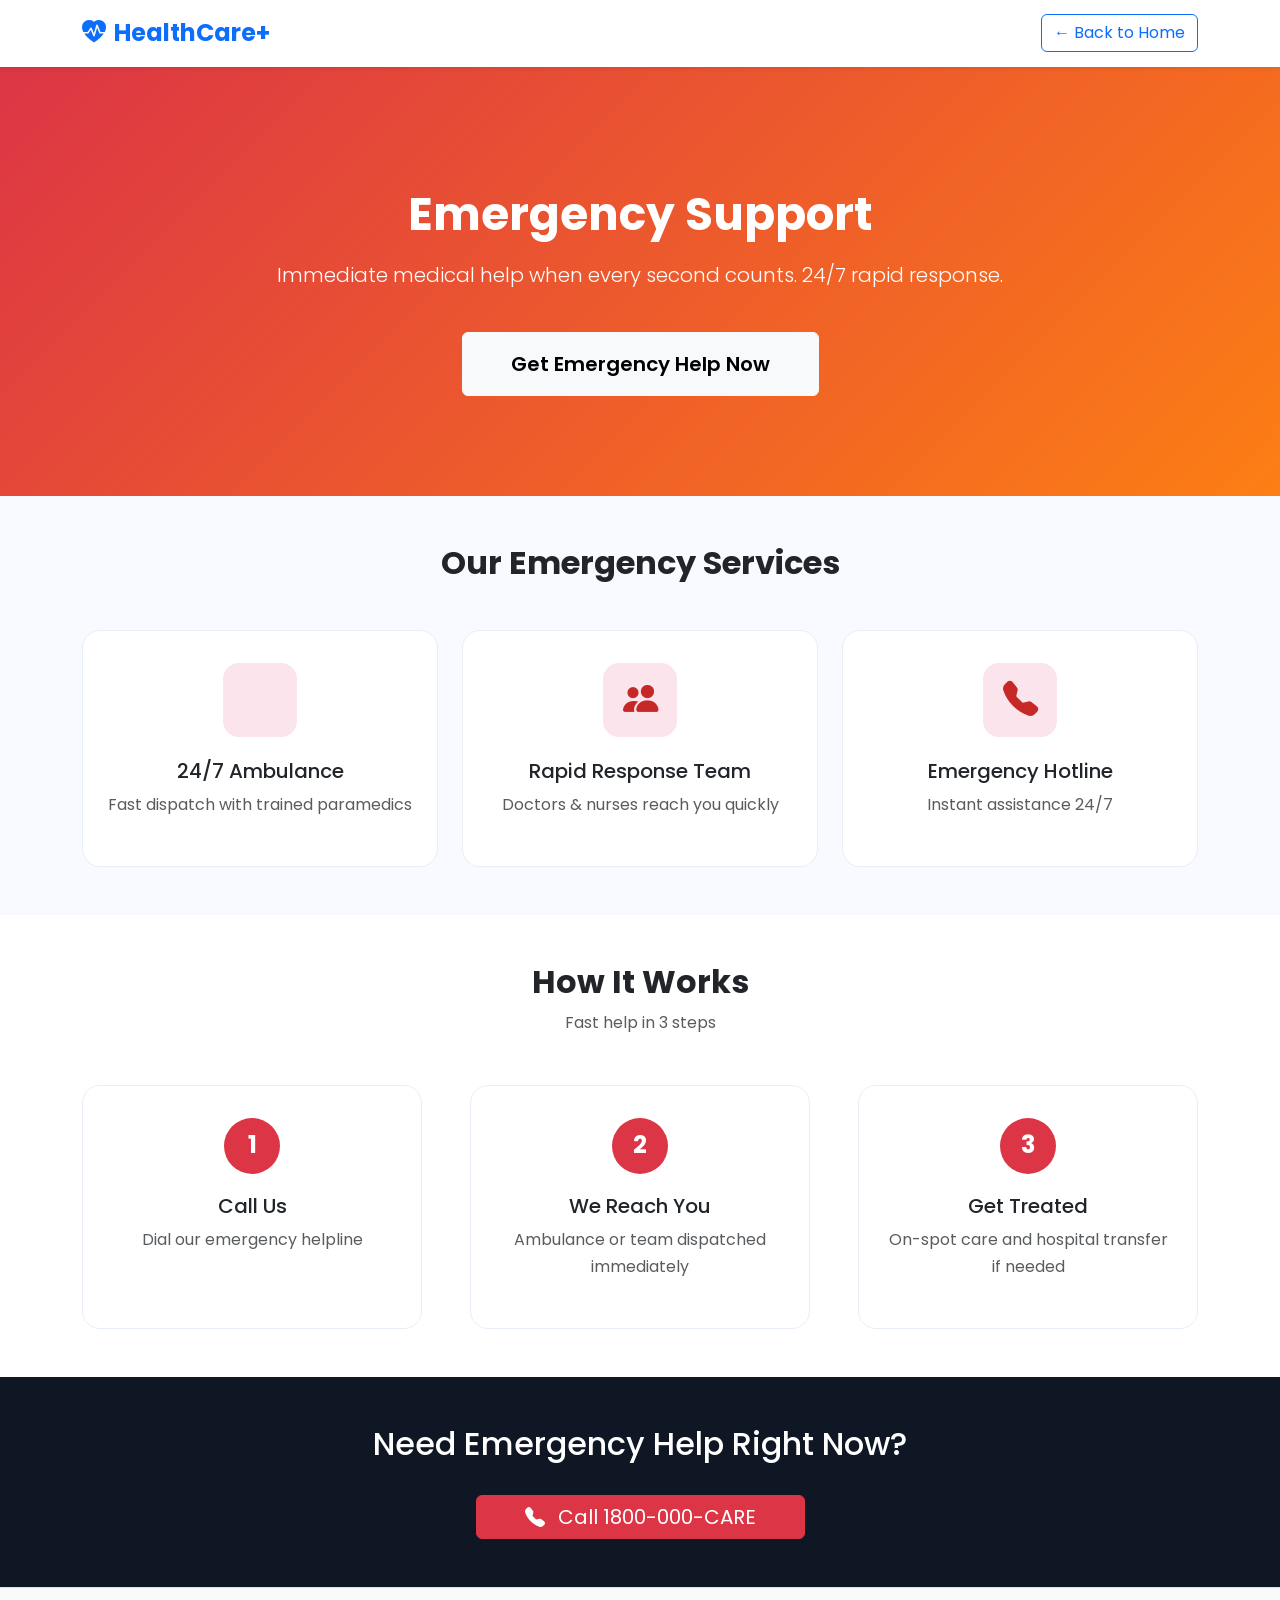
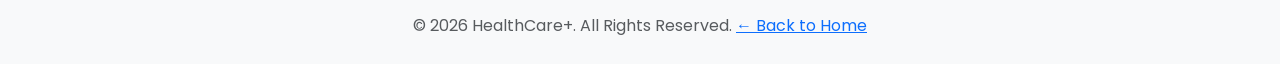
<file: html_files/emergency.html>
<!DOCTYPE html>
<html lang="en">
<head>
  <meta charset="UTF-8">
  <meta name="viewport" content="width=device-width, initial-scale=1">
  <title>Emergency Support | HealthCare+</title>
  <link href="https://fonts.googleapis.com/css2?family=Poppins:wght@300;400;500;600;700&display=swap" rel="stylesheet">
  <link href="https://cdn.jsdelivr.net/npm/bootstrap@5.3.0/dist/css/bootstrap.min.css" rel="stylesheet">
  <link href="https://cdn.jsdelivr.net/npm/bootstrap-icons@1.10.5/font/bootstrap-icons.css" rel="stylesheet">
  <link rel="stylesheet" href="../css/emergency.css">
</head>
<body>

<nav class="navbar navbar-expand-lg bg-white shadow-sm sticky-top">
  <div class="container">
    <a class="navbar-brand fw-bold text-primary fs-4" href="index.html"><i class="bi bi-heart-pulse-fill me-2"></i>HealthCare+</a>
    <a href="index.html" class="btn btn-outline-primary">← Back to Home</a>
  </div>
</nav>

<section class="hero text-center">
  <div class="container">
    <h1>Emergency Support</h1>
    <p class="lead mt-3">Immediate medical help when every second counts. 24/7 rapid response.</p>
    <a href="#book" class="btn btn-light fw-semibold mt-4 px-5 py-3 fs-5">Get Emergency Help Now</a>
  </div>
</section>

<section class="py-5" style="background: var(--light-bg);">
  <div class="container">
    <div class="text-center mb-5"><h2 class="fw-bold">Our Emergency Services</h2></div>
    <div class="row g-4">
      <div class="col-md-4"><div class="feature-card"><div class="feature-icon"><i class="bi bi-ambulance"></i></div><h5>24/7 Ambulance</h5><p class="text-muted">Fast dispatch with trained paramedics</p></div></div>
      <div class="col-md-4"><div class="feature-card"><div class="feature-icon"><i class="bi bi-people-fill"></i></div><h5>Rapid Response Team</h5><p class="text-muted">Doctors & nurses reach you quickly</p></div></div>
      <div class="col-md-4"><div class="feature-card"><div class="feature-icon"><i class="bi bi-telephone-fill"></i></div><h5>Emergency Hotline</h5><p class="text-muted">Instant assistance 24/7</p></div></div>
    </div>
  </div>
</section>

<!-- How It Works -->
<section class="py-5">
  <div class="container">
    <div class="text-center mb-5"><h2 class="fw-bold">How It Works</h2><p class="text-muted">Fast help in 3 steps</p></div>
    <div class="row g-5 text-center">
      <div class="col-md-4"><div class="how-card"><div style="width:56px;height:56px;background:#dc3545;color:white;border-radius:50%;display:flex;align-items:center;justify-content:center;font-weight:700;font-size:1.5rem;margin:0 auto 20px;">1</div><h5>Call Us</h5><p class="text-muted">Dial our emergency helpline</p></div></div>
      <div class="col-md-4"><div class="how-card"><div style="width:56px;height:56px;background:#dc3545;color:white;border-radius:50%;display:flex;align-items:center;justify-content:center;font-weight:700;font-size:1.5rem;margin:0 auto 20px;">2</div><h5>We Reach You</h5><p class="text-muted">Ambulance or team dispatched immediately</p></div></div>
      <div class="col-md-4"><div class="how-card"><div style="width:56px;height:56px;background:#dc3545;color:white;border-radius:50%;display:flex;align-items:center;justify-content:center;font-weight:700;font-size:1.5rem;margin:0 auto 20px;">3</div><h5>Get Treated</h5><p class="text-muted">On-spot care and hospital transfer if needed</p></div></div>
    </div>
  </div>
</section>

<section id="book" class="py-5 text-center" style="background:var(--dark);color:white;">
  <div class="container">
    <h2>Need Emergency Help Right Now?</h2>
    <a href="tel:1800000CARE" class="btn btn-danger btn-custom mt-4 fs-5 px-5"><i class="bi bi-telephone-fill me-2"></i> Call 1800-000-CARE</a>
  </div>
</section>

<footer class="bg-light py-4 text-center border-top">
  <div class="container">
    <p class="mb-0 text-muted">© 2026 HealthCare+. All Rights Reserved. <a href="index.html" class="text-primary">← Back to Home</a></p>
  </div>
</footer>

<script src="https://cdn.jsdelivr.net/npm/bootstrap@5.3.0/dist/js/bootstrap.bundle.min.js"></script>

  <script src="../js/emergency.js"></script>
</body>
</html>
</file>
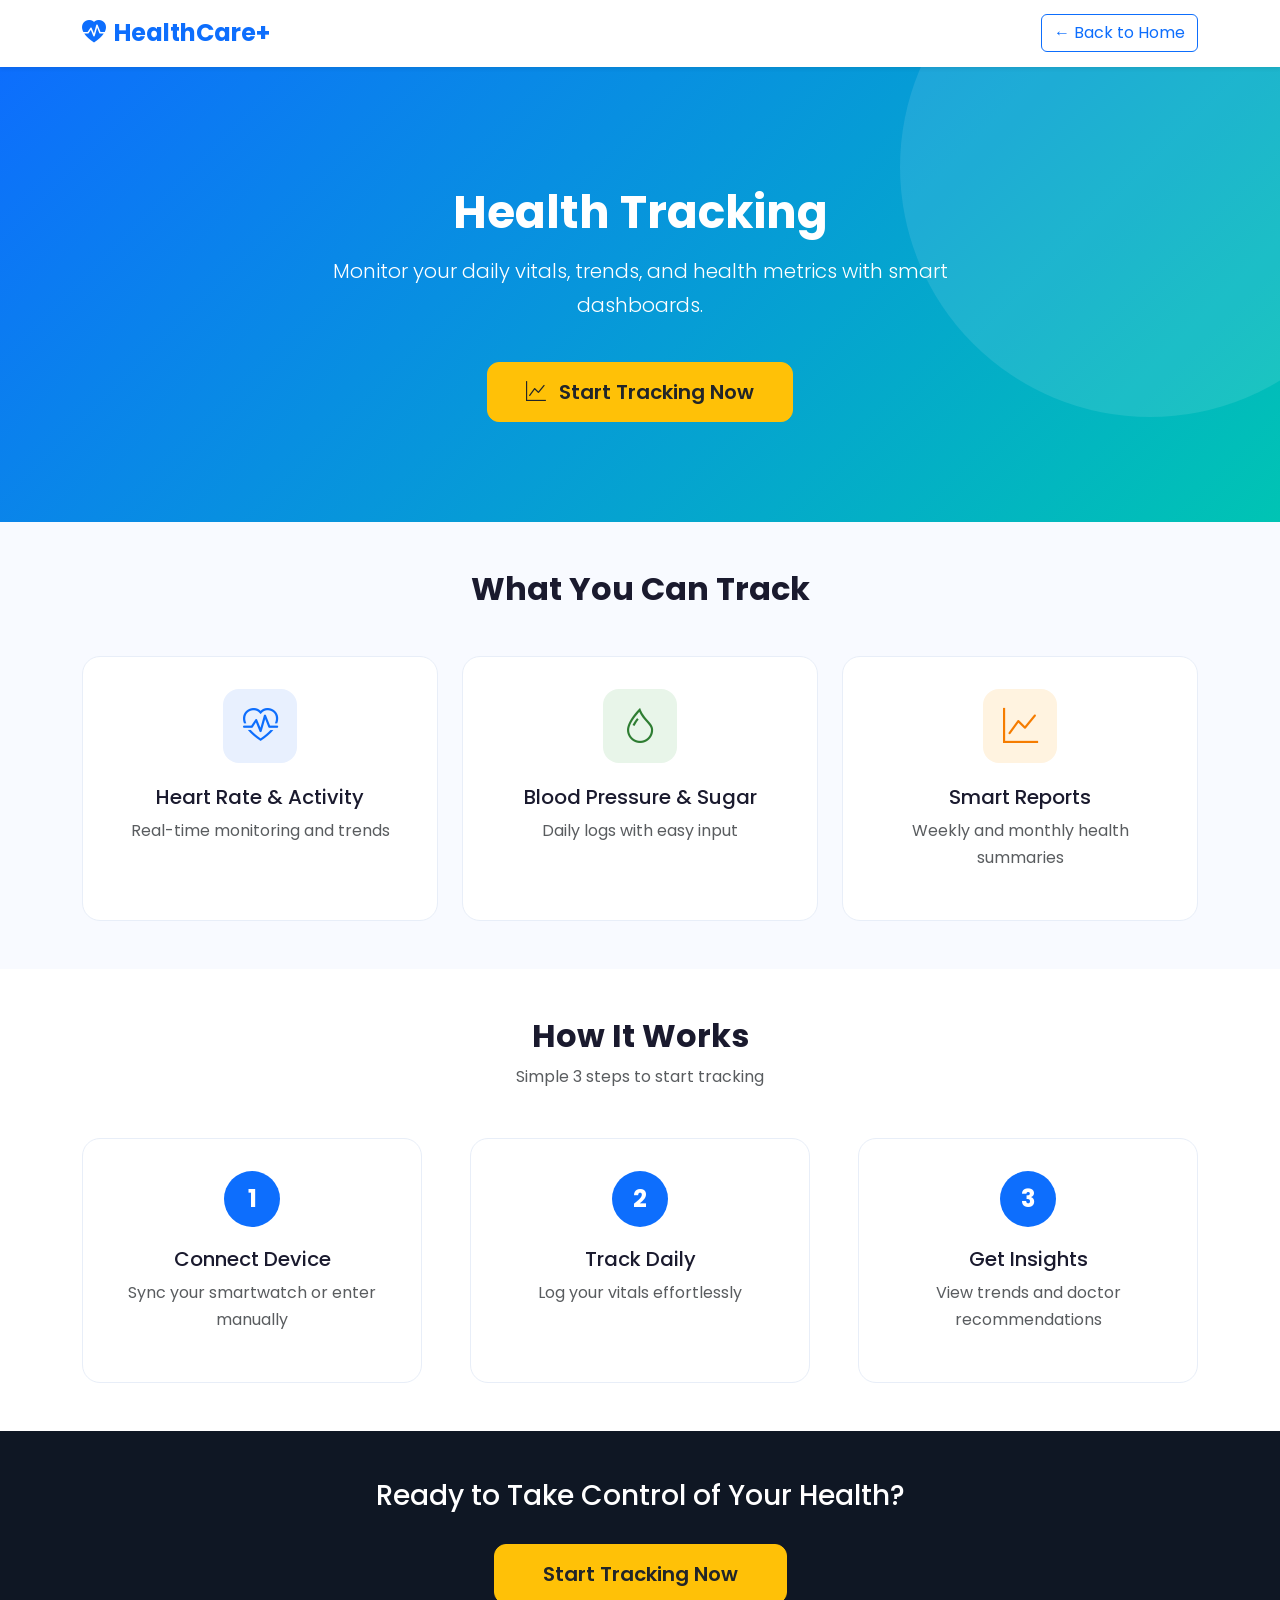
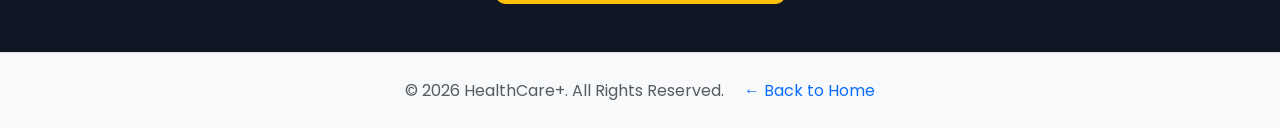
<file: html_files/health-tracking.html>
<!DOCTYPE html>
<html lang="en">
<head>
  <meta charset="UTF-8">
  <meta name="viewport" content="width=device-width, initial-scale=1">
  <title>Health Tracking | HealthCare+</title>
  <link href="https://fonts.googleapis.com/css2?family=Poppins:wght@300;400;500;600;700&display=swap" rel="stylesheet">
  <link href="https://cdn.jsdelivr.net/npm/bootstrap@5.3.0/dist/css/bootstrap.min.css" rel="stylesheet">
  <link href="https://cdn.jsdelivr.net/npm/bootstrap-icons@1.10.5/font/bootstrap-icons.css" rel="stylesheet">
  <link rel="stylesheet" href="../css/health-tracking.css">
</head>
<body>

<!-- Navbar -->
<nav class="navbar navbar-expand-lg bg-white shadow-sm sticky-top">
  <div class="container">
    <a class="navbar-brand fw-bold text-primary fs-4" href="index.html">
      <i class="bi bi-heart-pulse-fill me-2"></i>HealthCare+
    </a>
    <a href="index.html" class="btn btn-outline-primary">← Back to Home</a>
  </div>
</nav>

<!-- Hero -->
<section class="hero text-center">
  <div class="container">
    <h1>Health Tracking</h1>
    <p class="lead col-lg-8 mx-auto mt-3">
      Monitor your daily vitals, trends, and health metrics with smart dashboards.
    </p>
    <button onclick="showTrackingModal()" class="btn btn-warning text-dark btn-custom mt-4 fs-5">
      <i class="bi bi-graph-up me-2"></i> Start Tracking Now
    </button>
  </div>
</section>

<!-- Features -->
<section class="py-5" style="background: var(--light-bg);">
  <div class="container">
    <div class="text-center mb-5"><h2 class="fw-bold">What You Can Track</h2></div>
    <div class="row g-4">
      <div class="col-md-4">
        <div class="feature-card">
          <div class="feature-icon" style="background:#e8f0fe; color:var(--primary);">
            <i class="bi bi-heart-pulse"></i>
          </div>
          <h5>Heart Rate & Activity</h5>
          <p class="text-muted">Real-time monitoring and trends</p>
        </div>
      </div>
      <div class="col-md-4">
        <div class="feature-card">
          <div class="feature-icon" style="background:#e8f5e9; color:#2e7d32;">
            <i class="bi bi-droplet"></i>
          </div>
          <h5>Blood Pressure & Sugar</h5>
          <p class="text-muted">Daily logs with easy input</p>
        </div>
      </div>
      <div class="col-md-4">
        <div class="feature-card">
          <div class="feature-icon" style="background:#fff3e0; color:#f57c00;">
            <i class="bi bi-graph-up"></i>
          </div>
          <h5>Smart Reports</h5>
          <p class="text-muted">Weekly and monthly health summaries</p>
        </div>
      </div>
    </div>
  </div>
</section>

<!-- How It Works -->
<section class="py-5">
  <div class="container">
    <div class="text-center mb-5">
      <h2 class="fw-bold">How It Works</h2>
      <p class="text-muted">Simple 3 steps to start tracking</p>
    </div>
    <div class="row g-5 text-center">
      <div class="col-md-4">
        <div class="how-card">
          <div style="width:56px;height:56px;background:var(--primary);color:white;border-radius:50%;display:flex;align-items:center;justify-content:center;font-weight:700;font-size:1.5rem;margin:0 auto 20px;">1</div>
          <h5>Connect Device</h5>
          <p class="text-muted">Sync your smartwatch or enter manually</p>
        </div>
      </div>
      <div class="col-md-4">
        <div class="how-card">
          <div style="width:56px;height:56px;background:var(--primary);color:white;border-radius:50%;display:flex;align-items:center;justify-content:center;font-weight:700;font-size:1.5rem;margin:0 auto 20px;">2</div>
          <h5>Track Daily</h5>
          <p class="text-muted">Log your vitals effortlessly</p>
        </div>
      </div>
      <div class="col-md-4">
        <div class="how-card">
          <div style="width:56px;height:56px;background:var(--primary);color:white;border-radius:50%;display:flex;align-items:center;justify-content:center;font-weight:700;font-size:1.5rem;margin:0 auto 20px;">3</div>
          <h5>Get Insights</h5>
          <p class="text-muted">View trends and doctor recommendations</p>
        </div>
      </div>
    </div>
  </div>
</section>

<!-- Final CTA -->
<section class="py-5 text-center" style="background: var(--dark); color: white;">
  <div class="container">
    <h3>Ready to Take Control of Your Health?</h3>
    <button onclick="showTrackingModal()" class="btn btn-warning text-dark btn-custom mt-4 fs-5 px-5">
      Start Tracking Now
    </button>
  </div>
</section>

<footer class="bg-light py-4 text-center border-top">
  <div class="container">
    <p class="mb-0 text-muted">
      © 2026 HealthCare+. All Rights Reserved.
      <a href="index.html" class="text-primary text-decoration-none ms-3">← Back to Home</a>
    </p>
  </div>
</footer>

<!-- Tracking Setup Modal -->
<div class="modal fade" id="trackingModal" tabindex="-1">
  <div class="modal-dialog modal-dialog-centered modal-lg modal-dialog-scrollable">
    <div class="modal-content">
      <div class="modal-header">
        <h5 class="modal-title fw-bold">Let's Set Up Your Health Tracking</h5>
        <button type="button" class="btn-close" data-bs-dismiss="modal"></button>
      </div>
      <div class="modal-body">
        <form id="trackingForm" novalidate>
          <div class="row g-4">
            <div class="row g-4">
              <div class="col-md-4">
                <label class="form-label fw-medium">Full Name</label>
                <input type="text" id="userName" class="form-control" placeholder="Enter your name" required>
                <div class="invalid-feedback">Please enter your name.</div>
              </div>
              <div class="col-md-4">
                <label class="form-label fw-medium">Phone Number</label>
                <input type="tel" id="userPhone" class="form-control" placeholder="+91 9876543210" pattern="[0-9+\s\-]{10,14}" required>
                <div class="invalid-feedback">Please enter a valid phone number.</div>
              </div>
              <div class="col-md-4">
                <label class="form-label fw-medium">Email Address</label>
                <input type="email" id="trackingEmail" class="form-control" placeholder="your@email.com" required>
                <div class="invalid-feedback">Please enter a valid email.</div>
              </div>
            </div>

            <div class="col-12">
              <label class="form-label fw-medium">What are you concerned about?</label>
              <div class="d-flex flex-wrap gap-2">
                <div class="form-check form-check-inline"><input class="form-check-input" type="checkbox" id="concern1"><label class="form-check-label" for="concern1">High Blood Pressure</label></div>
                <div class="form-check form-check-inline"><input class="form-check-input" type="checkbox" id="concern2"><label class="form-check-label" for="concern2">High Blood Sugar</label></div>
                <div class="form-check form-check-inline"><input class="form-check-input" type="checkbox" id="concern3"><label class="form-check-label" for="concern3">Irregular Heart Rate</label></div>
                <div class="form-check form-check-inline"><input class="form-check-input" type="checkbox" id="concern4"><label class="form-check-label" for="concern4">Low Energy / Fatigue</label></div>
                <div class="form-check form-check-inline"><input class="form-check-input" type="checkbox" id="concern5"><label class="form-check-label" for="concern5">Weight Management</label></div>
                <div class="form-check form-check-inline"><input class="form-check-input" type="checkbox" id="concern6"><label class="form-check-label" for="concern6">Other</label></div>
              </div>
            </div>

            <div class="col-12">
              <label class="form-label fw-medium">What would you like to track regularly?</label>
              <div class="d-flex flex-wrap gap-2">
                <div class="form-check form-check-inline"><input class="form-check-input" type="checkbox" id="track1" checked><label class="form-check-label" for="track1">Blood Pressure</label></div>
                <div class="form-check form-check-inline"><input class="form-check-input" type="checkbox" id="track2" checked><label class="form-check-label" for="track2">Blood Sugar</label></div>
                <div class="form-check form-check-inline"><input class="form-check-input" type="checkbox" id="track3" checked><label class="form-check-label" for="track3">Heart Rate</label></div>
                <div class="form-check form-check-inline"><input class="form-check-input" type="checkbox" id="track4"><label class="form-check-label" for="track4">Weight</label></div>
                <div class="form-check form-check-inline"><input class="form-check-input" type="checkbox" id="track5"><label class="form-check-label" for="track5">Sleep / Activity</label></div>
              </div>
            </div>

            <div class="col-12">
              <label class="form-label fw-medium">What is your main goal?</label>
              <select id="trackingGoal" class="form-control" required>
                <option value="">Select your goal</option>
                <option>Better control of Blood Pressure</option>
                <option>Manage Blood Sugar levels</option>
                <option>Improve Heart Health</option>
                <option>Lose / Maintain Weight</option>
                <option>Increase daily energy levels</option>
                <option>General wellness monitoring</option>
              </select>
              <div class="invalid-feedback">Please select a goal.</div>
            </div>

            <div class="col-md-6">
              <label class="form-label fw-medium">How often would you like to track?</label>
              <select class="form-control">
                <option>Daily</option>
                <option>Twice a week</option>
                <option>Once a week</option>
                <option>As needed</option>
              </select>
            </div>
          </div>

          <div class="text-center mt-5">
            <button type="submit" class="btn btn-primary btn-custom px-5 fs-5">
              Start My Health Tracking
            </button>
          </div>
        </form>
      </div>
    </div>
  </div>
</div>

<!-- Modern Toast -->
<div class="hc-toast" id="hcToast">
  <div class="toast-progress tracking-bar" id="toastProgress"></div>
  <div class="toast-inner">
    <div class="toast-header-row">
      <span class="toast-badge tracking" id="tBadge">
        <span class="badge-dot"></span>
        Tracking Activated
      </span>
      <button class="toast-close" onclick="hideToast()">×</button>
    </div>

    <div class="toast-title" id="tTitle">Setup Complete!</div>
    <div class="toast-subtitle" id="tSubtitle">Your health tracking is now active.</div>

    <div class="toast-grid">
      <div class="t-cell span2">
        <div class="t-label">Patient</div>
        <div class="t-value" id="tName">—</div>
      </div>
      <div class="t-cell span2">
        <div class="t-label">Main Goal</div>
        <div class="t-value" id="tGoal">—</div>
      </div>
    </div>

    <div class="toast-divider"></div>

    <div class="toast-footer">
      <div class="toast-sent">
        <div class="sent-icon" style="background:#e8f0fe; color:#1a56db; width:30px;height:30px;border-radius:9px;display:flex;align-items:center;justify-content:center;">
          <i class="bi bi-envelope-fill"></i>
        </div>
        <span id="tSentTo">Dashboard link and instructions sent to your email</span>
      </div>
    </div>
  </div>
</div>

<script src="https://cdn.jsdelivr.net/npm/bootstrap@5.3.0/dist/js/bootstrap.bundle.min.js"></script>

  <script src="../js/health-tracking.js"></script>
</body>
</html>
</file>
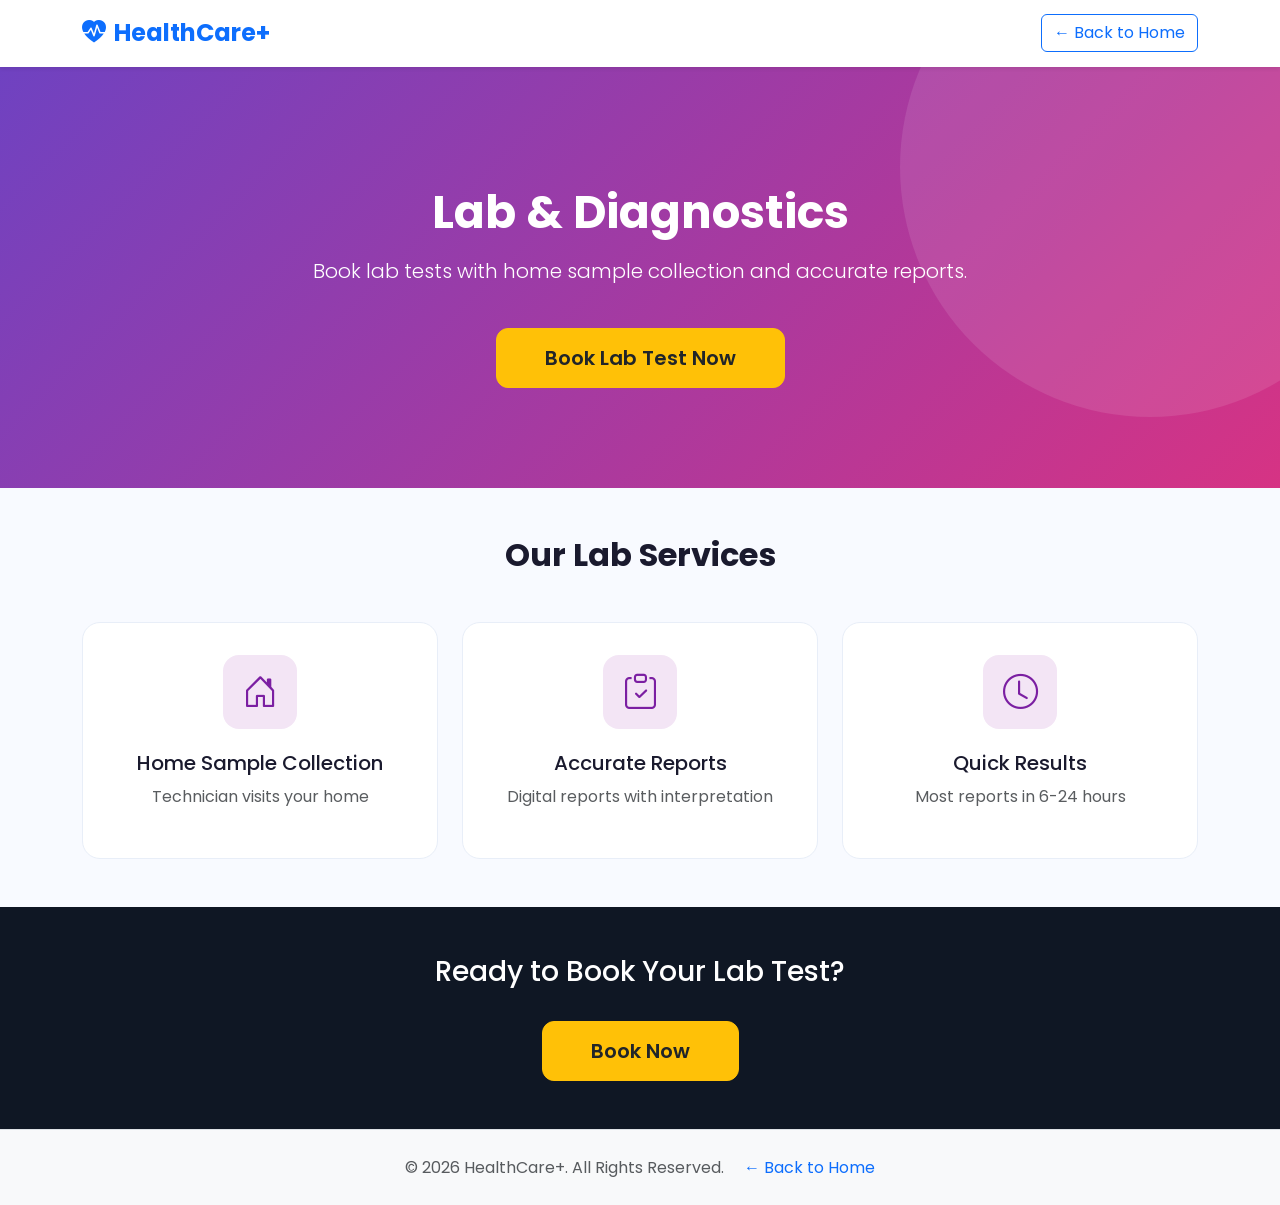
<file: html_files/lab.html>
<!DOCTYPE html>
<html lang="en">
<head>
  <meta charset="UTF-8">
  <meta name="viewport" content="width=device-width, initial-scale=1">
  <title>Lab & Diagnostics | HealthCare+</title>

  <link href="https://fonts.googleapis.com/css2?family=Poppins:wght@300;400;500;600;700&display=swap" rel="stylesheet">
  <link href="https://cdn.jsdelivr.net/npm/bootstrap@5.3.0/dist/css/bootstrap.min.css" rel="stylesheet">
  <link href="https://cdn.jsdelivr.net/npm/bootstrap-icons@1.10.5/font/bootstrap-icons.css" rel="stylesheet">
  <link rel="stylesheet" href="../css/lab.css">
</head>

<body>

<!-- Navbar -->
<nav class="navbar navbar-expand-lg bg-white shadow-sm sticky-top">
  <div class="container">
    <a class="navbar-brand fw-bold text-primary fs-4" href="index.html">
      <i class="bi bi-heart-pulse-fill me-2"></i>HealthCare+
    </a>
    <a href="index.html" class="btn btn-outline-primary">← Back to Home</a>
  </div>
</nav>

<!-- Hero -->
<section class="hero text-center">
  <div class="container">
    <h1>Lab & Diagnostics</h1>
    <p class="lead col-lg-8 mx-auto mt-3">
      Book lab tests with home sample collection and accurate reports.
    </p>
    <button onclick="showLabModal()" class="btn btn-warning text-dark btn-custom mt-4 fs-5 px-5">
      Book Lab Test Now
    </button>
  </div>
</section>

<!-- Services -->
<section class="py-5" style="background: var(--light-bg);">
  <div class="container">
    <div class="text-center mb-5"><h2 class="fw-bold">Our Lab Services</h2></div>
    <div class="row g-4">
      <div class="col-md-4">
        <div class="feature-card">
          <div class="feature-icon"><i class="bi bi-house-door"></i></div>
          <h5>Home Sample Collection</h5>
          <p class="text-muted">Technician visits your home</p>
        </div>
      </div>
      <div class="col-md-4">
        <div class="feature-card">
          <div class="feature-icon"><i class="bi bi-clipboard-check"></i></div>
          <h5>Accurate Reports</h5>
          <p class="text-muted">Digital reports with interpretation</p>
        </div>
      </div>
      <div class="col-md-4">
        <div class="feature-card">
          <div class="feature-icon"><i class="bi bi-clock"></i></div>
          <h5>Quick Results</h5>
          <p class="text-muted">Most reports in 6-24 hours</p>
        </div>
      </div>
    </div>
  </div>
</section>

<!-- CTA -->
<section class="py-5 text-center" style="background:var(--dark);color:white;">
  <div class="container">
    <h3>Ready to Book Your Lab Test?</h3>
    <button onclick="showLabModal()" class="btn btn-warning text-dark btn-custom mt-4 fs-5 px-5">
      Book Now
    </button>
  </div>
</section>

<!-- Footer -->
<footer class="bg-light py-4 text-center border-top">
  <div class="container">
    <p class="mb-0 text-muted">
      © 2026 HealthCare+. All Rights Reserved.
      <a href="index.html" class="text-primary text-decoration-none ms-3">← Back to Home</a>
    </p>
  </div>
</footer>

<!-- Lab Booking Modal -->
<div class="modal fade" id="labModal" tabindex="-1">
  <div class="modal-dialog modal-dialog-centered">
    <div class="modal-content">
      <div class="modal-header">
        <h5 class="modal-title fw-bold">Book Your Lab Test</h5>
        <button type="button" class="btn-close" data-bs-dismiss="modal"></button>
      </div>

      <div class="modal-body">
        <form id="labForm" novalidate>
          <div class="mb-3">
            <label class="form-label fw-medium">Full Name</label>
            <input type="text" id="labName" class="form-control" required>
            <div class="invalid-feedback">Enter your name</div>
          </div>

          <div class="mb-3">
            <label class="form-label fw-medium">Phone</label>
            <input type="tel" id="labPhone" class="form-control"
              pattern="[0-9+\s\-]{10,14}" required>
            <div class="invalid-feedback">Enter valid phone</div>
          </div>

          <div class="mb-3">
            <label class="form-label fw-medium">Email</label>
            <input type="email" id="labEmail" class="form-control"
              required
              pattern="^[a-zA-Z0-9._%+-]+@[a-zA-Z0-9.-]+\.[a-zA-Z]{2,}$">
            <div class="invalid-feedback">Enter valid email</div>
          </div>

          <div class="mb-3">
            <label class="form-label fw-medium">Test</label>
            <select id="labTest" class="form-control" required>
              <option value="">Select Test</option>
              <option>Blood Test</option>
              <option>CBC</option>
              <option>Lipid Profile</option>
            </select>
            <div class="invalid-feedback">Select test</div>
          </div>

          <div class="text-center mt-4">
            <button type="submit" class="btn btn-primary btn-custom px-5">Confirm Booking</button>
          </div>
        </form>
      </div>
    </div>
  </div>
</div>

<!-- Modern Glider Toast -->
<div class="hc-toast" id="hcToast">
  <div class="toast-progress lab-bar" id="toastProgress"></div>
  <div class="toast-inner">
    <div class="toast-header-row">
      <span class="toast-badge lab" id="tBadge">
        <span class="badge-dot"></span>
        Lab Request Confirmed
      </span>
      <button class="toast-close" onclick="hideToast()">×</button>
    </div>

    <div class="toast-title" id="tTitle">Request Received!</div>
    <div class="toast-subtitle" id="tSubtitle">Our team will contact you shortly.</div>

    <div class="toast-grid">
      <div class="t-cell span2">
        <div class="t-label">Patient</div>
        <div class="t-value" id="tName">—</div>
      </div>
      <div class="t-cell span2">
        <div class="t-label">Test Booked</div>
        <div class="t-value" id="tTest">—</div>
      </div>
    </div>

    <div class="toast-divider"></div>

    <div class="toast-footer">
      <div class="toast-sent">
        <div class="sent-icon" style="background:#f3e5f5; color:#7b1fa2; width:30px;height:30px;border-radius:9px;display:flex;align-items:center;justify-content:center;">
          <i class="bi bi-envelope-fill"></i>
        </div>
        <span id="tSentTo">Confirmation sent to your email & phone</span>
      </div>
    </div>
  </div>
</div>

<script src="https://cdn.jsdelivr.net/npm/bootstrap@5.3.0/dist/js/bootstrap.bundle.min.js"></script>


  <script src="../js/lab.js"></script>
</body>
</html>
</file>
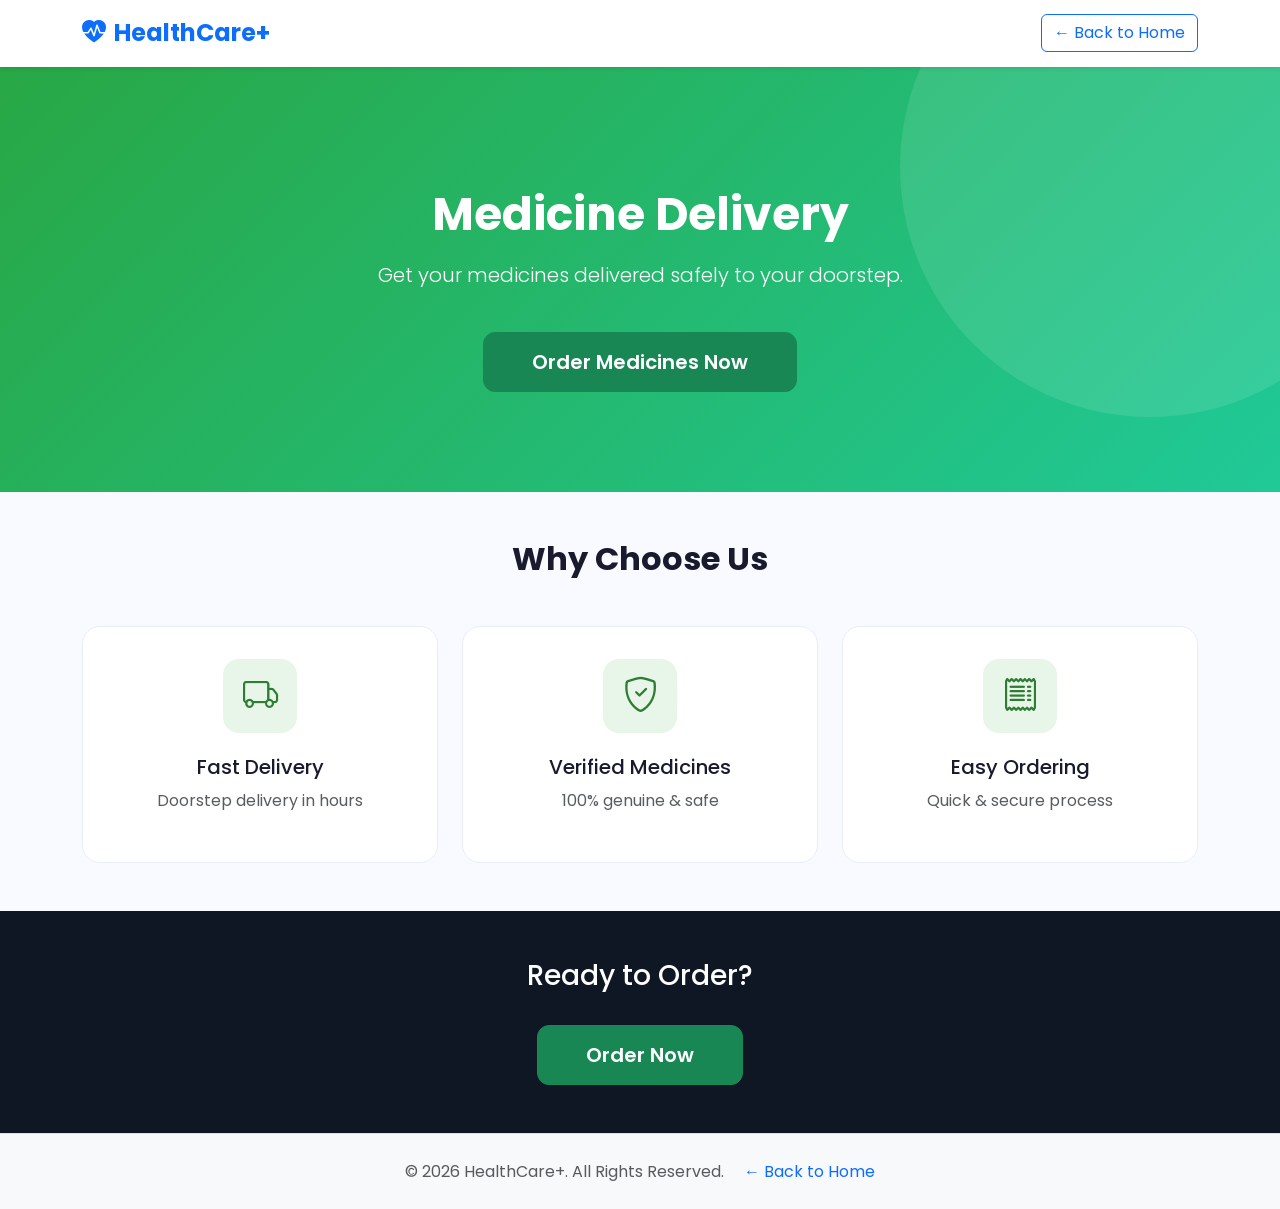
<file: html_files/medicine.html>
<!DOCTYPE html>
<html lang="en">
<head>
  <meta charset="UTF-8">
  <meta name="viewport" content="width=device-width, initial-scale=1">
  <title>Medicine Delivery | HealthCare+</title>

  <link href="https://fonts.googleapis.com/css2?family=Poppins:wght@300;400;500;600;700&display=swap" rel="stylesheet">
  <link href="https://cdn.jsdelivr.net/npm/bootstrap@5.3.0/dist/css/bootstrap.min.css" rel="stylesheet">
  <link href="https://cdn.jsdelivr.net/npm/bootstrap-icons@1.10.5/font/bootstrap-icons.css" rel="stylesheet">
  <link rel="stylesheet" href="../css/medicine.css">
</head>

<body>

<!-- NAVBAR -->
<nav class="navbar navbar-expand-lg bg-white shadow-sm sticky-top">
  <div class="container">
    <a class="navbar-brand fw-bold text-primary fs-4" href="index.html">
      <i class="bi bi-heart-pulse-fill me-2"></i>HealthCare+
    </a>
    <a href="index.html" class="btn btn-outline-primary">← Back to Home</a>
  </div>
</nav>

<!-- HERO -->
<section class="hero text-center">
  <div class="container">
    <h1>Medicine Delivery</h1>
    <p class="lead mt-3">Get your medicines delivered safely to your doorstep.</p>
    <button onclick="showOrderModal()" class="btn btn-success btn-custom mt-4 fs-5 px-5">
      Order Medicines Now
    </button>
  </div>
</section>

<!-- FEATURES -->
<section class="py-5" style="background:var(--light-bg);">
  <div class="container">
    <div class="text-center mb-5"><h2 class="fw-bold">Why Choose Us</h2></div>
    <div class="row g-4">
      <div class="col-md-4"><div class="feature-card"><div class="feature-icon"><i class="bi bi-truck"></i></div><h5>Fast Delivery</h5><p class="text-muted">Doorstep delivery in hours</p></div></div>
      <div class="col-md-4"><div class="feature-card"><div class="feature-icon"><i class="bi bi-shield-check"></i></div><h5>Verified Medicines</h5><p class="text-muted">100% genuine & safe</p></div></div>
      <div class="col-md-4"><div class="feature-card"><div class="feature-icon"><i class="bi bi-receipt"></i></div><h5>Easy Ordering</h5><p class="text-muted">Quick & secure process</p></div></div>
    </div>
  </div>
</section>

<!-- CTA -->
<section class="py-5 text-center" style="background:var(--dark);color:white;">
  <div class="container">
    <h3>Ready to Order?</h3>
    <button onclick="showOrderModal()" class="btn btn-success btn-custom mt-4 fs-5 px-5">Order Now</button>
  </div>
</section>

<footer class="bg-light py-4 text-center border-top">
  <div class="container">
    <p class="mb-0 text-muted">
      © 2026 HealthCare+. All Rights Reserved. 
      <a href="index.html" class="text-primary text-decoration-none ms-3">← Back to Home</a>
    </p>
  </div>
</footer>

<!-- ORDER MODAL -->
<div class="modal fade" id="orderModal" tabindex="-1">
  <div class="modal-dialog modal-dialog-centered">
    <div class="modal-content">
      <div class="modal-header">
        <h5 class="fw-bold">Place Your Order</h5>
        <button class="btn-close" data-bs-dismiss="modal"></button>
      </div>

      <div class="modal-body">
        <form id="orderForm" novalidate>
          <div class="mb-3">
            <label class="form-label fw-medium">Full Name</label>
            <input type="text" id="orderName" class="form-control" required>
            <div class="invalid-feedback">Enter your name</div>
          </div>

          <div class="mb-3">
            <label class="form-label fw-medium">Phone</label>
            <input type="tel" id="orderPhone" class="form-control" pattern="[0-9+\s\-]{10,14}" required>
            <div class="invalid-feedback">Invalid phone number</div>
          </div>

          <div class="mb-3">
            <label class="form-label fw-medium">Email</label>
            <input type="email" id="orderEmail" class="form-control" pattern="^[a-zA-Z0-9._%+-]+@[a-zA-Z0-9.-]+\.[a-zA-Z]{2,}$" required>
            <div class="invalid-feedback">Invalid email address</div>
          </div>

          <div class="mb-3">
            <label class="form-label fw-medium">Do you have a prescription?</label>
            <select id="orderPrescription" class="form-control" required>
              <option value="">Select</option>
              <option>Yes, I have prescription</option>
              <option>No, I need consultation</option>
            </select>
            <div class="invalid-feedback">Please select an option</div>
          </div>

          <div class="text-center mt-3">
            <button type="submit" class="btn btn-success btn-custom px-5">Place Order</button>
          </div>
        </form>
      </div>
    </div>
  </div>
</div>

<!-- Premium Glider Toast -->
<div class="hc-toast" id="hcToast">
  <div class="toast-progress medicine-bar" id="toastProgress"></div>
  <div class="toast-inner">
    <div class="toast-header-row">
      <span class="toast-badge medicine" id="tBadge">
        <span class="badge-dot"></span>
        Order Confirmed
      </span>
      <button class="toast-close" onclick="hideToast()">×</button>
    </div>

    <div class="toast-title" id="tTitle">Order Placed Successfully!</div>
    <div class="toast-subtitle" id="tSubtitle">Our pharmacy team will contact you soon.</div>

    <div class="toast-grid">
      <div class="t-cell span2">
        <div class="t-label">Customer</div>
        <div class="t-value" id="tName">—</div>
      </div>
      <div class="t-cell span2">
        <div class="t-label">Status</div>
        <div class="t-value" id="tStatus">Processing for delivery</div>
      </div>
    </div>

    <div class="toast-divider"></div>

    <div class="toast-footer">
      <div class="toast-sent">
        <div class="sent-icon" style="background:#e8f5e9; color:#2e7d32; width:30px;height:30px;border-radius:9px;display:flex;align-items:center;justify-content:center;">
          <i class="bi bi-whatsapp"></i>
        </div>
        <span id="tSentTo">Order details sent via Email & WhatsApp</span>
      </div>
    </div>
  </div>
</div>

<script src="https://cdn.jsdelivr.net/npm/bootstrap@5.3.0/dist/js/bootstrap.bundle.min.js"></script>


  <script src="../js/medicine.js"></script>
</body>
</html>
</file>
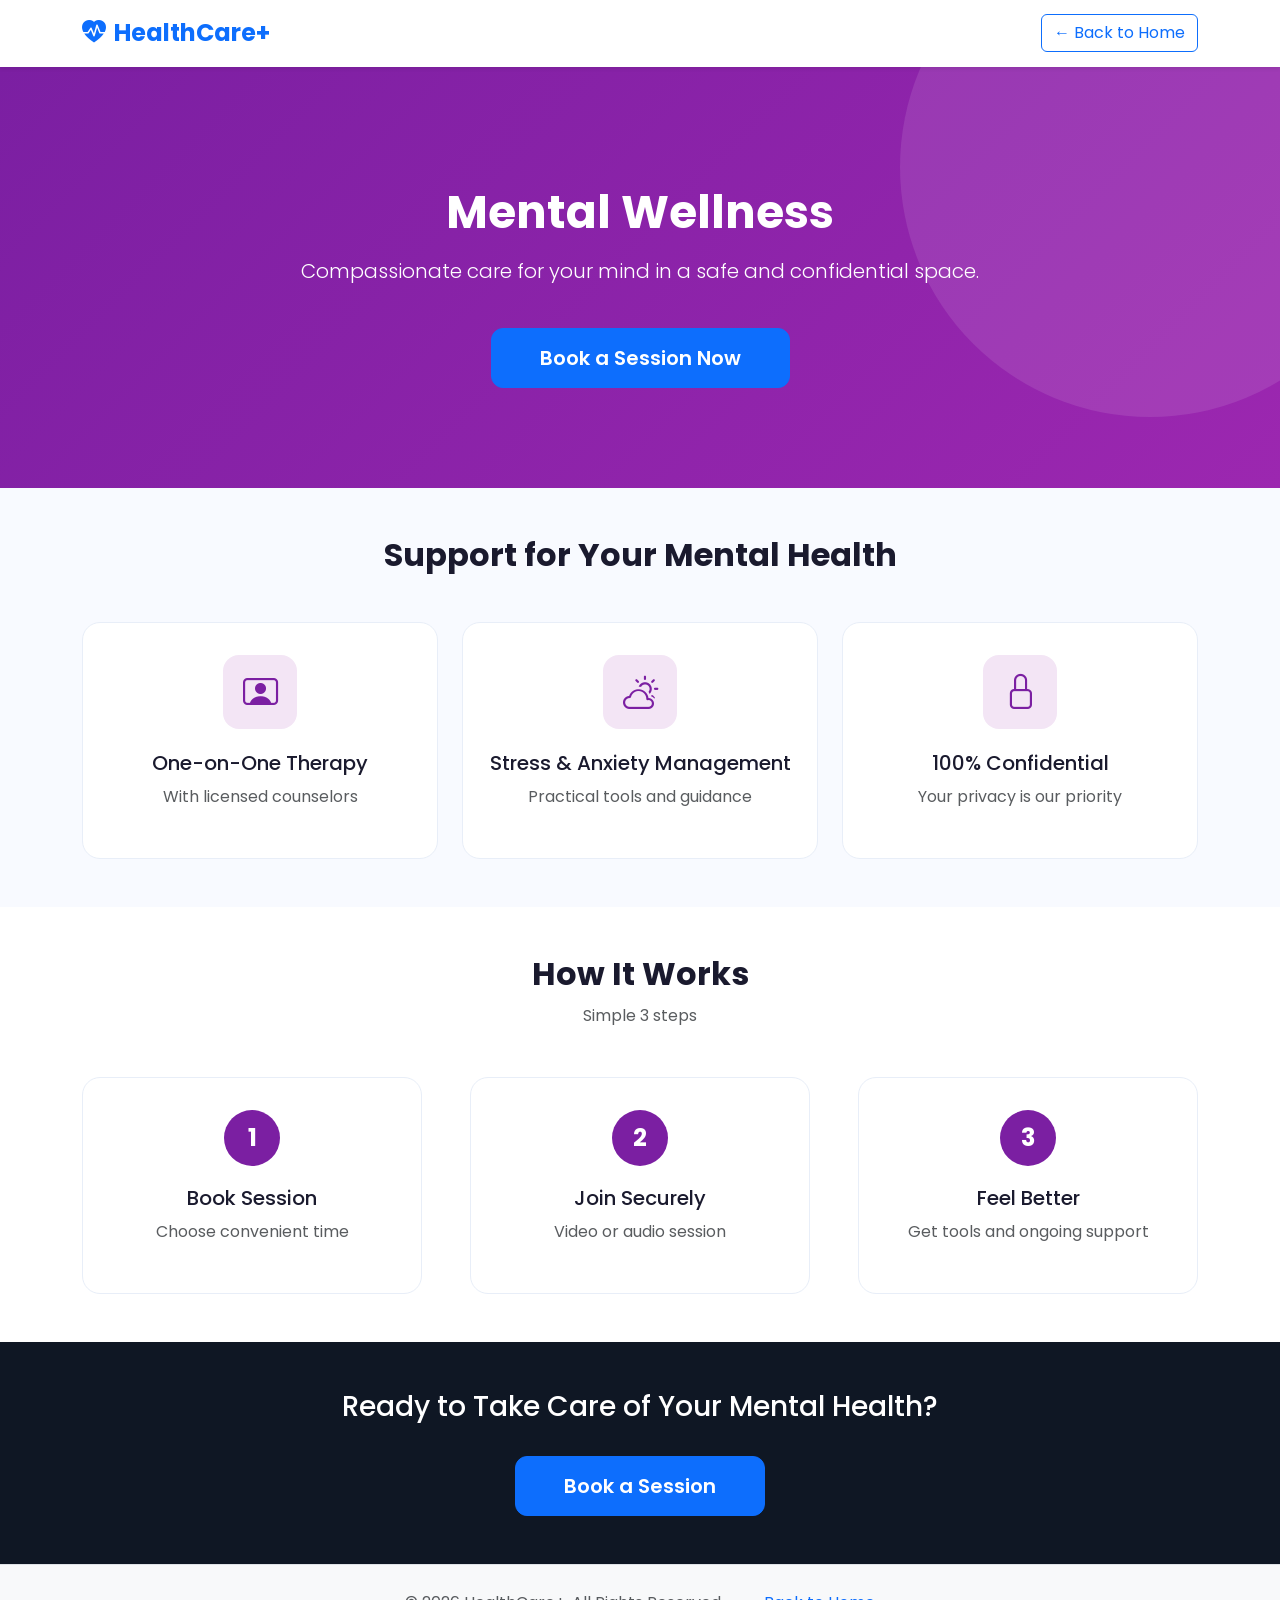
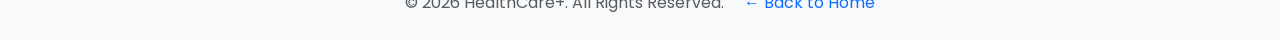
<file: html_files/mental.html>
<!DOCTYPE html>
<html lang="en">
<head>
  <meta charset="UTF-8">
  <meta name="viewport" content="width=device-width, initial-scale=1">
  <title>Mental Wellness | HealthCare+</title>
  <link href="https://fonts.googleapis.com/css2?family=Poppins:wght@300;400;500;600;700&display=swap" rel="stylesheet">
  <link href="https://cdn.jsdelivr.net/npm/bootstrap@5.3.0/dist/css/bootstrap.min.css" rel="stylesheet">
  <link href="https://cdn.jsdelivr.net/npm/bootstrap-icons@1.10.5/font/bootstrap-icons.css" rel="stylesheet">
  <link rel="stylesheet" href="../css/mental.css">
</head>
<body>

<nav class="navbar navbar-expand-lg bg-white shadow-sm sticky-top">
  <div class="container">
    <a class="navbar-brand fw-bold text-primary fs-4" href="index.html">
      <i class="bi bi-heart-pulse-fill me-2"></i>HealthCare+
    </a>
    <a href="index.html" class="btn btn-outline-primary">← Back to Home</a>
  </div>
</nav>

<section class="hero text-center">
  <div class="container">
    <h1>Mental Wellness</h1>
    <p class="lead mt-3">Compassionate care for your mind in a safe and confidential space.</p>
    <button onclick="showMentalModal()" class="btn btn-primary btn-custom mt-4 fs-5 px-5">Book a Session Now</button>
  </div>
</section>

<section class="py-5" style="background: var(--light-bg);">
  <div class="container">
    <div class="text-center mb-5"><h2 class="fw-bold">Support for Your Mental Health</h2></div>
    <div class="row g-4">
      <div class="col-md-4"><div class="feature-card"><div class="feature-icon"><i class="bi bi-person-video"></i></div><h5>One-on-One Therapy</h5><p class="text-muted">With licensed counselors</p></div></div>
      <div class="col-md-4"><div class="feature-card"><div class="feature-icon"><i class="bi bi-cloud-sun"></i></div><h5>Stress & Anxiety Management</h5><p class="text-muted">Practical tools and guidance</p></div></div>
      <div class="col-md-4"><div class="feature-card"><div class="feature-icon"><i class="bi bi-lock"></i></div><h5>100% Confidential</h5><p class="text-muted">Your privacy is our priority</p></div></div>
    </div>
  </div>
</section>

<section class="py-5">
  <div class="container">
    <div class="text-center mb-5"><h2 class="fw-bold">How It Works</h2><p class="text-muted">Simple 3 steps</p></div>
    <div class="row g-5 text-center">
      <div class="col-md-4"><div class="how-card"><div style="width:56px;height:56px;background:#7b1fa2;color:white;border-radius:50%;display:flex;align-items:center;justify-content:center;font-weight:700;font-size:1.5rem;margin:0 auto 20px;">1</div><h5>Book Session</h5><p class="text-muted">Choose convenient time</p></div></div>
      <div class="col-md-4"><div class="how-card"><div style="width:56px;height:56px;background:#7b1fa2;color:white;border-radius:50%;display:flex;align-items:center;justify-content:center;font-weight:700;font-size:1.5rem;margin:0 auto 20px;">2</div><h5>Join Securely</h5><p class="text-muted">Video or audio session</p></div></div>
      <div class="col-md-4"><div class="how-card"><div style="width:56px;height:56px;background:#7b1fa2;color:white;border-radius:50%;display:flex;align-items:center;justify-content:center;font-weight:700;font-size:1.5rem;margin:0 auto 20px;">3</div><h5>Feel Better</h5><p class="text-muted">Get tools and ongoing support</p></div></div>
    </div>
  </div>
</section>

<section class="py-5 text-center" style="background:var(--dark);color:white;">
  <div class="container">
    <h3>Ready to Take Care of Your Mental Health?</h3>
    <button onclick="showMentalModal()" class="btn btn-primary btn-custom mt-4 fs-5 px-5">Book a Session</button>
  </div>
</section>

<footer class="bg-light py-4 text-center border-top">
  <div class="container">
    <p class="mb-0 text-muted">
      © 2026 HealthCare+. All Rights Reserved. 
      <a href="index.html" class="text-primary text-decoration-none ms-3">← Back to Home</a>
    </p>
  </div>
</footer>

<!-- Mental Wellness Modal -->
<div class="modal fade" id="mentalModal" tabindex="-1">
  <div class="modal-dialog modal-dialog-centered">
    <div class="modal-content">
      <div class="modal-header">
        <h5 class="modal-title fw-bold">Book Your Mental Wellness Session</h5>
        <button type="button" class="btn-close" data-bs-dismiss="modal"></button>
      </div>
      <div class="modal-body">
        <form id="mentalForm" novalidate>
          <div class="row g-3">
            <div class="col-md-4">
              <label class="form-label fw-medium">Full Name</label>
              <input type="text" id="mentalName" class="form-control" required>
              <div class="invalid-feedback">Please enter your name.</div>
            </div>
            <div class="col-md-4">
              <label class="form-label fw-medium">Phone Number</label>
              <input type="tel" id="mentalPhone" class="form-control" placeholder="+91" required>
              <div class="invalid-feedback">Please enter a valid phone number.</div>
            </div>
            <div class="col-md-4">
              <label class="form-label fw-medium">Email Address</label>
              <input type="email" id="mentalEmail" class="form-control" placeholder="your@email.com" required>
              <div class="invalid-feedback">Please enter a valid email.</div>
            </div>
          </div>

          <div class="mb-3 mt-3">
            <label class="form-label fw-medium">What are you struggling with right now?</label>
            <select id="mentalConcern" class="form-control" required>
              <option value="">Select your main concern</option>
              <option>Anxiety or overthinking</option>
              <option>Stress or burnout</option>
              <option>Feeling low / sad / depressed</option>
              <option>Sleep issues or insomnia</option>
              <option>Relationship / family issues</option>
              <option>Anger or irritability</option>
              <option>Other</option>
            </select>
            <div class="invalid-feedback">Please select a concern.</div>
          </div>

          <div class="mb-3">
            <label class="form-label fw-medium">How urgent is this for you?</label>
            <select id="mentalUrgency" class="form-control" required>
              <option value="">Select urgency</option>
              <option>I need help soon (within 2-3 days)</option>
              <option>Moderate urgency (this week)</option>
              <option>Not urgent, just want to start</option>
            </select>
            <div class="invalid-feedback">Please select urgency level.</div>
          </div>

          <div class="mb-3">
            <label class="form-label fw-medium">Preferred session type</label>
            <select id="mentalType" class="form-control" required>
              <option value="">Select type</option>
              <option>Video Call (face-to-face)</option>
              <option>Audio Call only</option>
            </select>
            <div class="invalid-feedback">Please select session type.</div>
          </div>

          <div class="text-center mt-4">
            <button type="submit" class="btn btn-primary btn-custom px-5">Book Session</button>
          </div>
        </form>
      </div>
    </div>
  </div>
</div>

<!-- Premium Glider Toast -->
<div class="hc-toast" id="hcToast">
  <div class="toast-progress mental-bar" id="toastProgress"></div>
  <div class="toast-inner">
    <div class="toast-header-row">
      <span class="toast-badge mental" id="tBadge">
        <span class="badge-dot"></span>
        Session Request Confirmed
      </span>
      <button class="toast-close" onclick="hideToast()">×</button>
    </div>

    <div class="toast-title" id="tTitle">Thank You for Reaching Out</div>
    <div class="toast-subtitle" id="tSubtitle">Your request has been received.</div>

    <div class="toast-grid">
      <div class="t-cell span2">
        <div class="t-label">Name</div>
        <div class="t-value" id="tName">—</div>
      </div>
      <div class="t-cell span2">
        <div class="t-label">Concern</div>
        <div class="t-value" id="tConcern">—</div>
      </div>
    </div>

    <div class="toast-divider"></div>

    <div class="toast-footer">
      <div class="toast-sent">
        <div class="sent-icon" style="background:#f3e5f5; color:#7b1fa2; width:30px;height:30px;border-radius:9px;display:flex;align-items:center;justify-content:center;">
          <i class="bi bi-envelope-fill"></i>
        </div>
        <span id="tSentTo">Confirmation sent to your email & phone</span>
      </div>
    </div>
  </div>
</div>

<script src="https://cdn.jsdelivr.net/npm/bootstrap@5.3.0/dist/js/bootstrap.bundle.min.js"></script>

  <script src="../js/mental.js"></script>
</body>
</html>
</file>
<file: css/emergency.css>
:root { --primary: #0d6efd; --dark: #0f1724; --light-bg: #f8faff; }
    body { font-family: 'Poppins', sans-serif; line-height: 1.7; }

    .hero { background: linear-gradient(135deg, #dc3545, #fd7e14); color: white; padding: 120px 0 100px; position: relative; overflow: hidden; }
    .hero h1 { font-size: 2.85rem; font-weight: 700; }

    .feature-card, .how-card {
      background: #fff; border: 1px solid #e8eef8; border-radius: 18px; padding: 32px 24px; text-align: center; height: 100%; transition: all 0.35s;
    }
    .feature-card:hover, .how-card:hover { transform: translateY(-8px); box-shadow: 0 20px 40px rgba(220,53,69,0.15); }

    .feature-icon { width: 74px; height: 74px; border-radius: 16px; display: flex; align-items: center; justify-content: center; font-size: 2.2rem; margin: 0 auto 22px; background: #fce4ec; color: #c62828; }
</file>
<file: css/health-tracking.css>
:root {
      --primary: #0d6efd;
      --accent: #0dcaf0;
      --dark: #0f1724;
      --light-bg: #f8faff;
      --text: #1a1a2e;
    }

    body { 
      font-family: 'Poppins', sans-serif; 
      line-height: 1.7; 
      color: var(--text); 
    }

    .hero {
      background: linear-gradient(135deg, #0d6efd 0%, #00c4b4 100%);
      color: white; 
      padding: 120px 0 100px; 
      position: relative; 
      overflow: hidden;
    }
    .hero::before {
      content: ''; 
      position: absolute; 
      width: 500px; 
      height: 500px;
      background: rgba(255,255,255,0.1); 
      border-radius: 50%; 
      top: -150px; 
      right: -120px;
    }
    .hero h1 { 
      font-size: 2.85rem; 
      font-weight: 700; 
      line-height: 1.12; 
    }

    .feature-card, .how-card {
      background: #fff; 
      border: 1px solid #e8eef8; 
      border-radius: 18px;
      padding: 32px 24px; 
      text-align: center; 
      height: 100%; 
      transition: all 0.35s ease;
    }
    .feature-card:hover, .how-card:hover {
      transform: translateY(-8px); 
      box-shadow: 0 20px 40px rgba(13,110,253,0.12);
    }
    .feature-icon {
      width: 74px; 
      height: 74px; 
      border-radius: 16px;
      display: flex; 
      align-items: center; 
      justify-content: center;
      font-size: 2.2rem; 
      margin: 0 auto 22px;
    }

    .btn-custom { 
      padding: 14px 38px; 
      font-weight: 600; 
      border-radius: 12px; 
    }

    /* Modern Toast Styles - Same as Consultation Page */
    .hc-toast {
      position: fixed;
      bottom: 28px;
      right: 28px;
      z-index: 9999;
      width: 460px;
      background: #fff;
      border-radius: 20px;
      border: 0.5px solid #dde4f0;
      overflow: hidden;
      box-shadow: 0 12px 40px rgba(0,0,0,0.12);
      transform: translateX(120%);
      opacity: 0;
      transition: transform 0.5s cubic-bezier(0.22, 1, 0.36, 1), opacity 0.4s ease;
    }
    .hc-toast.show { 
      transform: translateX(0); 
      opacity: 1; 
    }
    .hc-toast.hide { 
      transform: translateX(120%); 
      opacity: 0; 
    }

    .toast-progress {
      height: 5px;
      width: 100%;
      transform-origin: left;
    }
    .toast-progress.tracking-bar { 
      background: linear-gradient(90deg, #0d6efd, #00c4b4); 
    }

    .toast-inner { padding: 20px 22px 22px; }

    .toast-header-row {
      display: flex; 
      align-items: center;
      justify-content: space-between; 
      margin-bottom: 14px;
    }
    .toast-badge {
      display: inline-flex; 
      align-items: center; 
      gap: 7px;
      font-size: 12.5px; 
      font-weight: 600;
      padding: 5px 14px; 
      border-radius: 50px; 
      letter-spacing: 0.2px;
    }
    .toast-badge.tracking { 
      background: #e8f0fe; 
      color: #1a56db; 
    }

    .badge-dot {
      width: 7px; 
      height: 7px; 
      border-radius: 50%;
      display: inline-block; 
      animation: blink 1.6s infinite;
    }
    .toast-badge.tracking .badge-dot { background: #1a56db; }

    @keyframes blink {
      0%,100% { opacity: 1; transform: scale(1); }
      50%     { opacity: 0.45; transform: scale(0.7); }
    }

    .toast-close {
      background: none; 
      border: none; 
      cursor: pointer;
      font-size: 20px; 
      line-height: 1; 
      color: #6c757d;
      padding: 2px 7px; 
      border-radius: 8px; 
      transition: background 0.15s;
    }
    .toast-close:hover { background: #f1f3f5; }

    .toast-title   { 
      font-size: 17px; 
      font-weight: 600; 
      color: #1a1a2e; 
      margin-bottom: 4px; 
    }
    .toast-subtitle { 
      font-size: 13px; 
      color: #6c757d; 
      margin-bottom: 16px; 
    }

    .toast-grid {
      display: grid; 
      grid-template-columns: 1fr 1fr;
      gap: 10px; 
      margin-bottom: 16px;
    }
    .t-cell { 
      background: #f8faff; 
      border-radius: 12px; 
      padding: 11px 14px; 
    }
    .t-cell.span2 { grid-column: 1 / -1; }
    .t-label {
      font-size: 10.5px; 
      text-transform: uppercase;
      letter-spacing: 0.7px; 
      color: #6c757d; 
      margin-bottom: 4px;
    }
    .t-value { 
      font-size: 13.5px; 
      font-weight: 600; 
      color: #1a1a2e; 
    }
</file>
<file: css/lab.css>
:root {
      --primary: #0d6efd;
      --accent: #d63384;
      --dark: #0f1724;
      --light-bg: #f8faff;
      --text: #1a1a2e;
    }

    body { 
      font-family: 'Poppins', sans-serif; 
      line-height: 1.7; 
      color: var(--text); 
    }

    .btn-custom { 
      padding: 14px 38px; 
      font-weight: 600; 
      border-radius: 12px; 
    }

    .hero {
      background: linear-gradient(135deg, #6f42c1, #d63384);
      color: white;
      padding: 120px 0 100px;
      position: relative;
      overflow: hidden;
    }
    .hero::before {
      content: ''; 
      position: absolute; 
      width: 500px; 
      height: 500px;
      background: rgba(255,255,255,0.1); 
      border-radius: 50%; 
      top: -150px; 
      right: -120px;
    }
    .hero h1 { 
      font-size: 2.85rem; 
      font-weight: 700; 
      line-height: 1.12; 
    }

    .feature-card, .how-card {
      background: #fff;
      border: 1px solid #e8eef8;
      border-radius: 18px;
      padding: 32px 24px;
      text-align: center;
      height: 100%;
      transition: all 0.35s ease;
    }

    .feature-card:hover, .how-card:hover {
      transform: translateY(-8px);
      box-shadow: 0 20px 40px rgba(111,66,193,0.15);
    }

    .feature-icon {
      width: 74px;
      height: 74px;
      border-radius: 16px;
      display: flex;
      align-items: center;
      justify-content: center;
      font-size: 2.2rem;
      margin: 0 auto 22px;
      background: #f3e5f5;
      color: #7b1fa2;
    }

    /* Modern Glider Toast Styles */
    .hc-toast {
      position: fixed;
      bottom: 28px;
      right: 28px;
      z-index: 9999;
      width: 460px;
      background: #fff;
      border-radius: 20px;
      border: 0.5px solid #dde4f0;
      overflow: hidden;
      box-shadow: 0 12px 40px rgba(0,0,0,0.12);
      transform: translateX(120%);
      opacity: 0;
      transition: transform 0.5s cubic-bezier(0.22, 1, 0.36, 1), opacity 0.4s ease;
    }
    .hc-toast.show { 
      transform: translateX(0); 
      opacity: 1; 
    }
    .hc-toast.hide { 
      transform: translateX(120%); 
      opacity: 0; 
    }

    .toast-progress {
      height: 5px;
      width: 100%;
      transform-origin: left;
    }
    .toast-progress.lab-bar { 
      background: linear-gradient(90deg, #6f42c1, #d63384); 
    }

    .toast-inner { padding: 20px 22px 22px; }

    .toast-header-row {
      display: flex; 
      align-items: center;
      justify-content: space-between; 
      margin-bottom: 14px;
    }
    .toast-badge {
      display: inline-flex; 
      align-items: center; 
      gap: 7px;
      font-size: 12.5px; 
      font-weight: 600;
      padding: 5px 14px; 
      border-radius: 50px; 
      letter-spacing: 0.2px;
    }
    .toast-badge.lab { 
      background: #f3e5f5; 
      color: #7b1fa2; 
    }

    .badge-dot {
      width: 7px; 
      height: 7px; 
      border-radius: 50%;
      display: inline-block; 
      animation: blink 1.6s infinite;
    }
    .toast-badge.lab .badge-dot { background: #7b1fa2; }

    @keyframes blink {
      0%,100% { opacity: 1; transform: scale(1); }
      50%     { opacity: 0.45; transform: scale(0.7); }
    }

    .toast-close {
      background: none; 
      border: none; 
      cursor: pointer;
      font-size: 20px; 
      line-height: 1; 
      color: #6c757d;
      padding: 2px 7px; 
      border-radius: 8px; 
      transition: background 0.15s;
    }
    .toast-close:hover { background: #f1f3f5; }

    .toast-title   { 
      font-size: 17px; 
      font-weight: 600; 
      color: #1a1a2e; 
      margin-bottom: 4px; 
    }
    .toast-subtitle { 
      font-size: 13px; 
      color: #6c757d; 
      margin-bottom: 16px; 
    }

    .toast-grid {
      display: grid; 
      grid-template-columns: 1fr 1fr;
      gap: 10px; 
      margin-bottom: 16px;
    }
    .t-cell { 
      background: #f8faff; 
      border-radius: 12px; 
      padding: 11px 14px; 
    }
    .t-cell.span2 { grid-column: 1 / -1; }
    .t-label {
      font-size: 10.5px; 
      text-transform: uppercase;
      letter-spacing: 0.7px; 
      color: #6c757d; 
      margin-bottom: 4px;
    }
    .t-value { 
      font-size: 13.5px; 
      font-weight: 600; 
      color: #1a1a2e; 
    }
</file>
<file: css/medicine.css>
:root {
      --primary: #0d6efd;
      --accent: #20c997;
      --dark: #0f1724;
      --light-bg: #f8faff;
      --text: #1a1a2e;
    }

    body { 
      font-family: 'Poppins', sans-serif; 
      line-height: 1.7; 
      color: var(--text); 
    }

    .btn-custom { 
      padding: 14px 38px; 
      font-weight: 600; 
      border-radius: 12px; 
    }

    .hero {
      background: linear-gradient(135deg, #28a745, #20c997);
      color: white; 
      padding: 120px 0 100px;
      position: relative;
      overflow: hidden;
    }
    .hero::before {
      content: ''; 
      position: absolute; 
      width: 500px; 
      height: 500px;
      background: rgba(255,255,255,0.1); 
      border-radius: 50%; 
      top: -150px; 
      right: -120px;
    }
    .hero h1 { font-size: 2.85rem; font-weight: 700; }

    .feature-card, .how-card {
      background: #fff; 
      border: 1px solid #e8eef8; 
      border-radius: 18px;
      padding: 32px 24px; 
      text-align: center;
      height: 100%;
      transition: all 0.35s ease;
    }

    .feature-card:hover, .how-card:hover {
      transform: translateY(-8px);
      box-shadow: 0 20px 40px rgba(40,167,69,0.15);
    }

    .feature-icon {
      width: 74px; 
      height: 74px; 
      border-radius: 16px;
      display: flex; 
      align-items: center; 
      justify-content: center;
      font-size: 2.2rem; 
      margin: 0 auto 22px;
      background: #e8f5e9; 
      color: #2e7d32;
    }

    /* Premium Glider Toast */
    .hc-toast {
      position: fixed;
      bottom: 28px;
      right: 28px;
      z-index: 9999;
      width: 460px;
      background: #fff;
      border-radius: 20px;
      border: 0.5px solid #dde4f0;
      overflow: hidden;
      box-shadow: 0 12px 40px rgba(0,0,0,0.12);
      transform: translateX(120%);
      opacity: 0;
      transition: transform 0.5s cubic-bezier(0.22, 1, 0.36, 1), opacity 0.4s ease;
    }
    .hc-toast.show { transform: translateX(0); opacity: 1; }
    .hc-toast.hide { transform: translateX(120%); opacity: 0; }

    .toast-progress {
      height: 5px;
      width: 100%;
      transform-origin: left;
    }
    .toast-progress.medicine-bar { 
      background: linear-gradient(90deg, #28a745, #20c997); 
    }

    .toast-inner { padding: 20px 22px 22px; }

    .toast-header-row {
      display: flex; 
      align-items: center;
      justify-content: space-between; 
      margin-bottom: 14px;
    }
    .toast-badge {
      display: inline-flex; 
      align-items: center; 
      gap: 7px;
      font-size: 12.5px; 
      font-weight: 600;
      padding: 5px 14px; 
      border-radius: 50px; 
      letter-spacing: 0.2px;
    }
    .toast-badge.medicine { 
      background: #e8f5e9; 
      color: #2e7d32; 
    }

    .badge-dot {
      width: 7px; 
      height: 7px; 
      border-radius: 50%;
      display: inline-block; 
      animation: blink 1.6s infinite;
    }
    .toast-badge.medicine .badge-dot { background: #2e7d32; }

    @keyframes blink {
      0%,100% { opacity: 1; transform: scale(1); }
      50% { opacity: 0.45; transform: scale(0.7); }
    }

    .toast-close {
      background: none; 
      border: none; 
      cursor: pointer;
      font-size: 20px; 
      line-height: 1; 
      color: #6c757d;
      padding: 2px 7px; 
      border-radius: 8px; 
      transition: background 0.15s;
    }
    .toast-close:hover { background: #f1f3f5; }

    .toast-title { 
      font-size: 17px; 
      font-weight: 600; 
      color: #1a1a2e; 
      margin-bottom: 4px; 
    }
    .toast-subtitle { 
      font-size: 13px; 
      color: #6c757d; 
      margin-bottom: 16px; 
    }

    .toast-grid {
      display: grid; 
      grid-template-columns: 1fr 1fr;
      gap: 10px; 
      margin-bottom: 16px;
    }
    .t-cell { 
      background: #f8faff; 
      border-radius: 12px; 
      padding: 11px 14px; 
    }
    .t-cell.span2 { grid-column: 1 / -1; }
    .t-label {
      font-size: 10.5px; 
      text-transform: uppercase;
      letter-spacing: 0.7px; 
      color: #6c757d; 
      margin-bottom: 4px;
    }
    .t-value { 
      font-size: 13.5px; 
      font-weight: 600; 
      color: #1a1a2e; 
    }
</file>
<file: css/mental.css>
:root {
      --primary: #0d6efd;
      --accent: #9c27b0;
      --dark: #0f1724;
      --light-bg: #f8faff;
      --text: #1a1a2e;
    }

    body { 
      font-family: 'Poppins', sans-serif; 
      line-height: 1.7; 
      color: var(--text); 
    }

    .hero { 
      background: linear-gradient(135deg, #7b1fa2, #9c27b0); 
      color: white; 
      padding: 120px 0 100px; 
      position: relative; 
      overflow: hidden; 
    }
    .hero::before {
      content: ''; 
      position: absolute; 
      width: 500px; 
      height: 500px;
      background: rgba(255,255,255,0.1); 
      border-radius: 50%; 
      top: -150px; 
      right: -120px;
    }
    .hero h1 { font-size: 2.85rem; font-weight: 700; line-height: 1.12; }

    .feature-card, .how-card {
      background: #fff; 
      border: 1px solid #e8eef8; 
      border-radius: 18px; 
      padding: 32px 24px; 
      text-align: center; 
      height: 100%; 
      transition: all 0.35s;
    }
    .feature-card:hover, .how-card:hover { 
      transform: translateY(-8px); 
      box-shadow: 0 20px 40px rgba(123,31,162,0.15); 
    }

    .feature-icon { 
      width: 74px; 
      height: 74px; 
      border-radius: 16px; 
      display: flex; 
      align-items: center; 
      justify-content: center; 
      font-size: 2.2rem; 
      margin: 0 auto 22px; 
      background: #f3e5f5; 
      color: #7b1fa2; 
    }

    .btn-custom { 
      padding: 14px 38px; 
      font-weight: 600; 
      border-radius: 12px; 
    }

    /* Premium Glider Toast */
    .hc-toast {
      position: fixed;
      bottom: 28px;
      right: 28px;
      z-index: 9999;
      width: 460px;
      background: #fff;
      border-radius: 20px;
      border: 0.5px solid #dde4f0;
      overflow: hidden;
      box-shadow: 0 12px 40px rgba(0,0,0,0.12);
      transform: translateX(120%);
      opacity: 0;
      transition: transform 0.5s cubic-bezier(0.22, 1, 0.36, 1), opacity 0.4s ease;
    }
    .hc-toast.show { transform: translateX(0); opacity: 1; }
    .hc-toast.hide { transform: translateX(120%); opacity: 0; }

    .toast-progress {
      height: 5px;
      width: 100%;
      transform-origin: left;
    }
    .toast-progress.mental-bar { 
      background: linear-gradient(90deg, #7b1fa2, #9c27b0); 
    }

    .toast-inner { padding: 20px 22px 22px; }

    .toast-header-row {
      display: flex; 
      align-items: center;
      justify-content: space-between; 
      margin-bottom: 14px;
    }
    .toast-badge {
      display: inline-flex; 
      align-items: center; 
      gap: 7px;
      font-size: 12.5px; 
      font-weight: 600;
      padding: 5px 14px; 
      border-radius: 50px; 
      letter-spacing: 0.2px;
    }
    .toast-badge.mental { 
      background: #f3e5f5; 
      color: #7b1fa2; 
    }

    .badge-dot {
      width: 7px; height: 7px; 
      border-radius: 50%;
      display: inline-block; 
      animation: blink 1.6s infinite;
    }
    .toast-badge.mental .badge-dot { background: #7b1fa2; }

    @keyframes blink {
      0%,100% { opacity: 1; transform: scale(1); }
      50% { opacity: 0.45; transform: scale(0.7); }
    }

    .toast-close {
      background: none; border: none; cursor: pointer;
      font-size: 20px; line-height: 1; color: #6c757d;
      padding: 2px 7px; border-radius: 8px; 
      transition: background 0.15s;
    }
    .toast-close:hover { background: #f1f3f5; }

    .toast-title { 
      font-size: 17px; font-weight: 600; color: #1a1a2e; margin-bottom: 4px; 
    }
    .toast-subtitle { 
      font-size: 13px; color: #6c757d; margin-bottom: 16px; 
    }

    .toast-grid {
      display: grid; grid-template-columns: 1fr 1fr;
      gap: 10px; margin-bottom: 16px;
    }
    .t-cell { 
      background: #f8faff; border-radius: 12px; padding: 11px 14px; 
    }
    .t-cell.span2 { grid-column: 1 / -1; }
    .t-label {
      font-size: 10.5px; text-transform: uppercase;
      letter-spacing: 0.7px; color: #6c757d; margin-bottom: 4px;
    }
    .t-value { 
      font-size: 13.5px; font-weight: 600; color: #1a1a2e; 
    }
</file>
